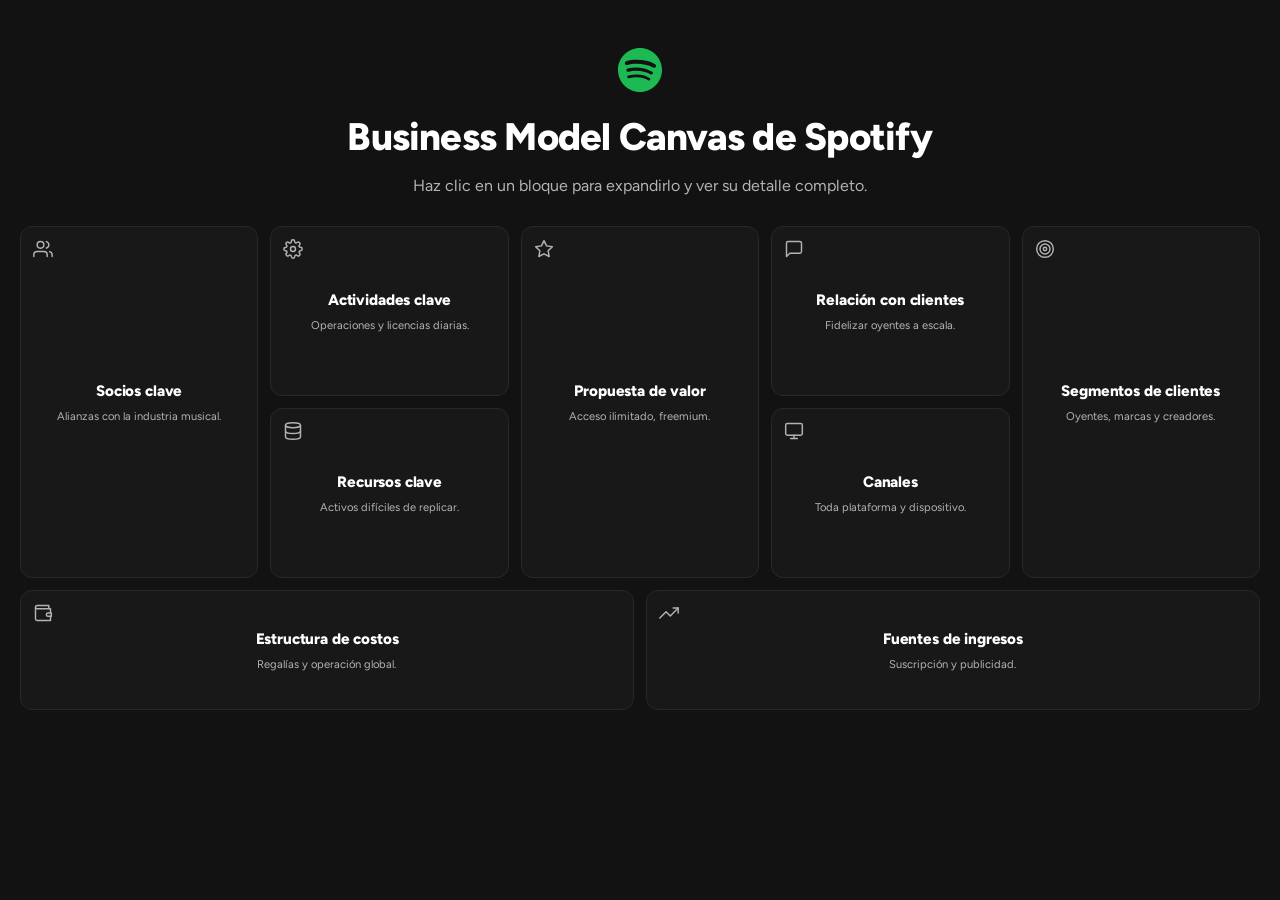
<file: Practica03/index.html>
<!DOCTYPE html>
<html lang="es">
<head>
  <meta charset="UTF-8" />
  <meta name="viewport" content="width=device-width, initial-scale=1.0" />
  <title>Business Model Canvas — Spotify</title>
  <link rel="stylesheet" href="styles.css" />
</head>
<body>
  <header class="page-header">
    <!-- Logo SVG oficial de Spotify (monocromo, sin píldora) -->
    <svg class="spotify-logo" viewBox="0 0 24 24" aria-hidden="true">
      <path d="M12 0C5.4 0 0 5.4 0 12s5.4 12 12 12 12-5.4 12-12S18.66 0 12 0zm5.52 17.34c-.24.359-.66.48-1.02.24-2.82-1.74-6.36-2.101-10.561-1.141-.418.122-.779-.179-.899-.539-.12-.421.18-.78.54-.9 4.56-1.021 8.52-.6 11.64 1.32.42.18.479.659.301 1.02zm1.44-3.3c-.301.42-.841.6-1.263.3-3.239-1.98-8.159-2.58-11.939-1.38-.479.12-1.02-.12-1.14-.6-.12-.48.12-1.021.6-1.141 4.259-1.2 9.659-.539 13.439 1.74.36.18.539.78.241 1.2zm.12-3.36C15.24 8.4 8.82 8.16 5.16 9.301c-.6.18-1.2-.18-1.38-.72-.18-.601.18-1.2.72-1.381 4.26-1.26 11.28-1.02 15.721 1.621.539.3.719 1.02.419 1.56-.299.42-1.02.599-1.559.3z"/>
    </svg>
    <h1>Business Model Canvas de Spotify</h1>
    <p>Haz clic en un bloque para expandirlo y ver su detalle completo.</p>
  </header>

  <!-- La grilla se construye desde BMC_DATA (data.js) -->
  <main class="bmc-grid" id="bmc-grid" aria-label="Business Model Canvas"></main>

  <!-- Overlay que atenúa el canvas mientras una tarjeta está expandida.
       Muestra / oculta su estado desde script.js con la clase .is-visible -->
  <div class="bmc-overlay" id="bmc-overlay" aria-hidden="true"></div>

  <script src="data.js"></script>
  <script src="script.js"></script>
</body>
</html>
</file>
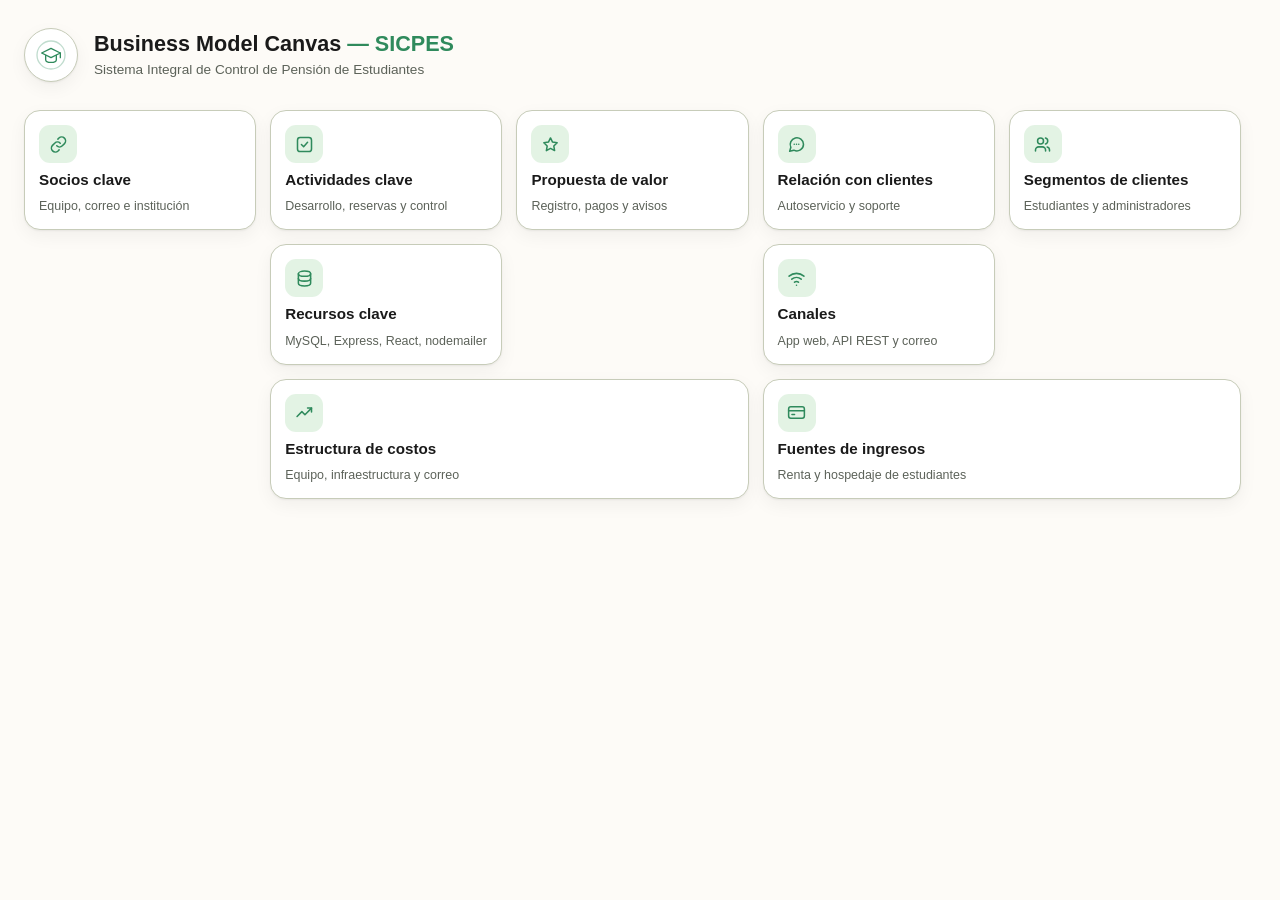
<file: Practica04/business-model-canvas/index.html>
<!DOCTYPE html>
<html lang="es">
<head>
  <meta charset="utf-8">
  <meta name="viewport" content="width=device-width, initial-scale=1">
  <title>Business Model Canvas — SICPES</title>
  <meta name="description" content="Business Model Canvas interactivo de SICPES: Sistema Integral de Control de Pensión de Estudiantes.">
  <link rel="stylesheet" href="styles.css">
</head>
<body>

  <!-- ============ Encabezado e identidad visual ============ -->
  <header class="masthead">
    <span class="masthead__logo" aria-hidden="true">
      <svg viewBox="0 0 48 48" focusable="false">
        <circle cx="24" cy="24" r="21" fill="none" stroke="currentColor" stroke-width="2" opacity="0.3"></circle>
        <path d="M10 21 24 14l14 7-14 7-14-7Z" fill="none" stroke="currentColor" stroke-width="2" stroke-linejoin="round"></path>
        <path d="M16 24.5V31c0 2.2 3.6 4 8 4s8-1.8 8-4v-6.5" fill="none" stroke="currentColor" stroke-width="2" stroke-linecap="round"></path>
        <path d="M38 21v7" fill="none" stroke="currentColor" stroke-width="2" stroke-linecap="round"></path>
      </svg>
    </span>
    <div class="masthead__text">
      <h1 class="masthead__title">Business Model Canvas <span class="masthead__brand">— SICPES</span></h1>
      <p class="masthead__tagline">Sistema Integral de Control de Pensión de Estudiantes</p>
    </div>
  </header>

  <!-- ============ Canvas ============ -->
  <main class="page">
    <h2 class="visually-hidden">Los nueve bloques del modelo de negocio de SICPES</h2>
    <section class="canvas" id="canvas" aria-label="Business Model Canvas de SICPES"></section>
  </main>

  <!-- ============ Capa de atenuación y cierre ============ -->
  <div class="scrim" id="scrim" hidden></div>

  <button class="closer" id="closer" type="button" hidden aria-label="Cerrar bloque expandido">
    <svg viewBox="0 0 24 24" aria-hidden="true" focusable="false" fill="none" stroke="currentColor" stroke-width="2" stroke-linecap="round">
      <path d="M6 6l12 12"></path>
      <path d="M18 6 6 18"></path>
    </svg>
  </button>

  <script src="data.js"></script>
  <script src="script.js"></script>
</body>
</html>
</file>
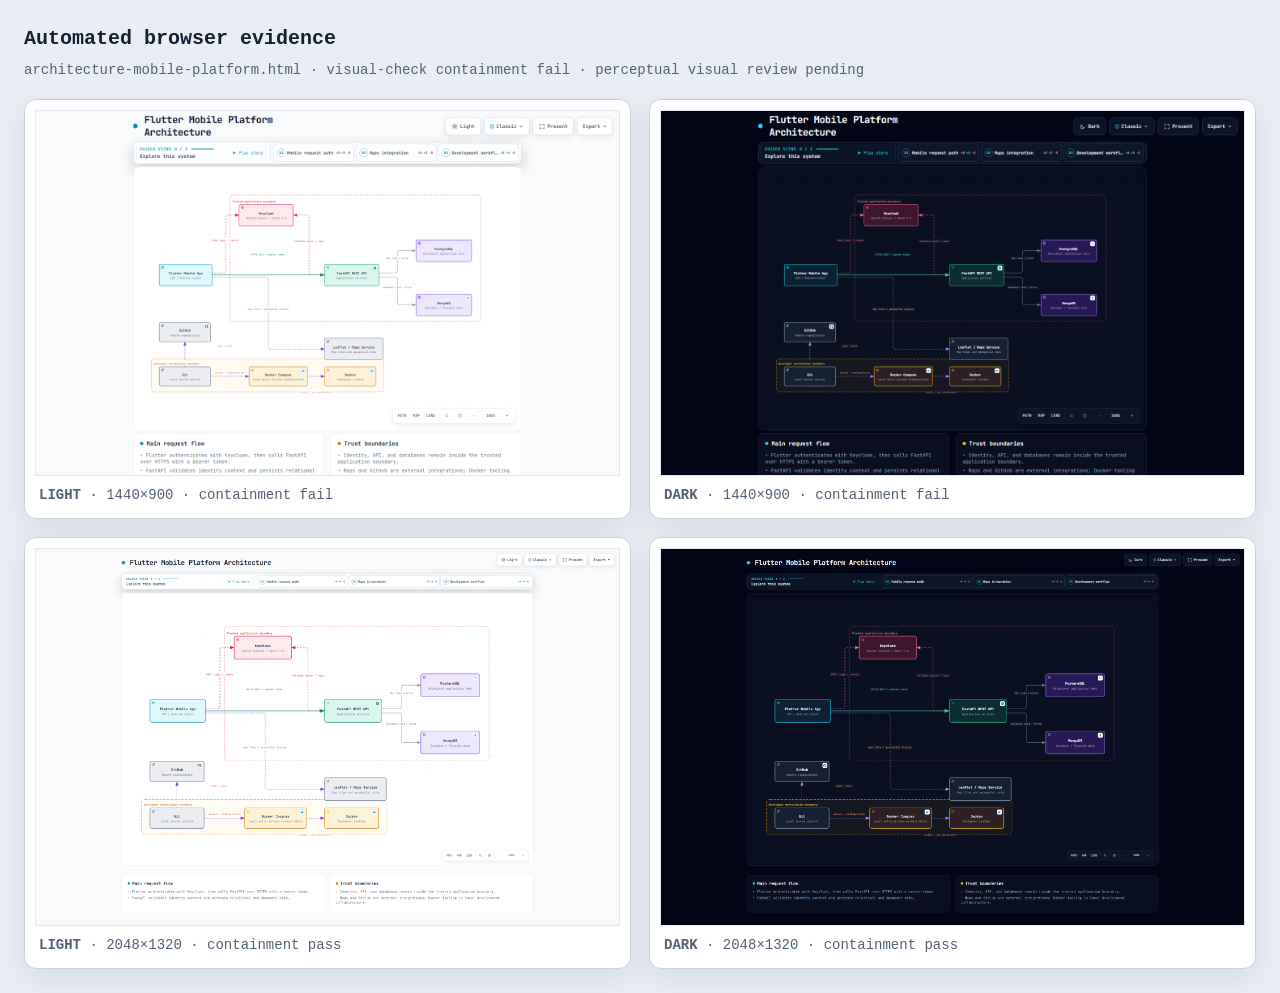
<file: architecture-mobile-platform.visual-check.html>
<!doctype html>
<html lang="en">
<head>
<meta charset="utf-8">
<meta name="viewport" content="width=device-width,initial-scale=1">
<title>Archify automated browser evidence · architecture-mobile-platform.html</title>
<style>
*{box-sizing:border-box}body{margin:0;padding:24px;background:#e9eef5;color:#172033;font:14px/1.5 ui-monospace,SFMono-Regular,Menlo,Consolas,monospace}header{max-width:1500px;margin:0 auto 18px}h1{margin:0 0 6px;font-size:20px}p{margin:0;color:#526176}.grid{max-width:1500px;margin:auto;display:grid;grid-template-columns:repeat(2,minmax(0,1fr));gap:18px}figure{margin:0;padding:10px;background:white;border:1px solid #c9d4e3;border-radius:12px;box-shadow:0 10px 30px rgba(15,23,42,.08)}img{display:block;width:100%;height:auto;border:1px solid #e2e8f0}figcaption{padding:9px 4px 2px;color:#526176}@media(max-width:900px){.grid{grid-template-columns:1fr}}
</style>
</head>
<body>
<header><h1>Automated browser evidence</h1><p>architecture-mobile-platform.html · visual-check containment fail · perceptual visual review pending</p></header>
<main class="grid">
      <figure>
        <img src="architecture-mobile-platform.visual-check.1440x900.light.png" alt="light 1440 by 900">
        <figcaption><strong>LIGHT</strong> · 1440×900 · containment fail</figcaption>
      </figure>
      <figure>
        <img src="architecture-mobile-platform.visual-check.1440x900.dark.png" alt="dark 1440 by 900">
        <figcaption><strong>DARK</strong> · 1440×900 · containment fail</figcaption>
      </figure>
      <figure>
        <img src="architecture-mobile-platform.visual-check.2048x1320.light.png" alt="light 2048 by 1320">
        <figcaption><strong>LIGHT</strong> · 2048×1320 · containment pass</figcaption>
      </figure>
      <figure>
        <img src="architecture-mobile-platform.visual-check.2048x1320.dark.png" alt="dark 2048 by 1320">
        <figcaption><strong>DARK</strong> · 2048×1320 · containment pass</figcaption>
      </figure>
</main>
</body>
</html>
</file>
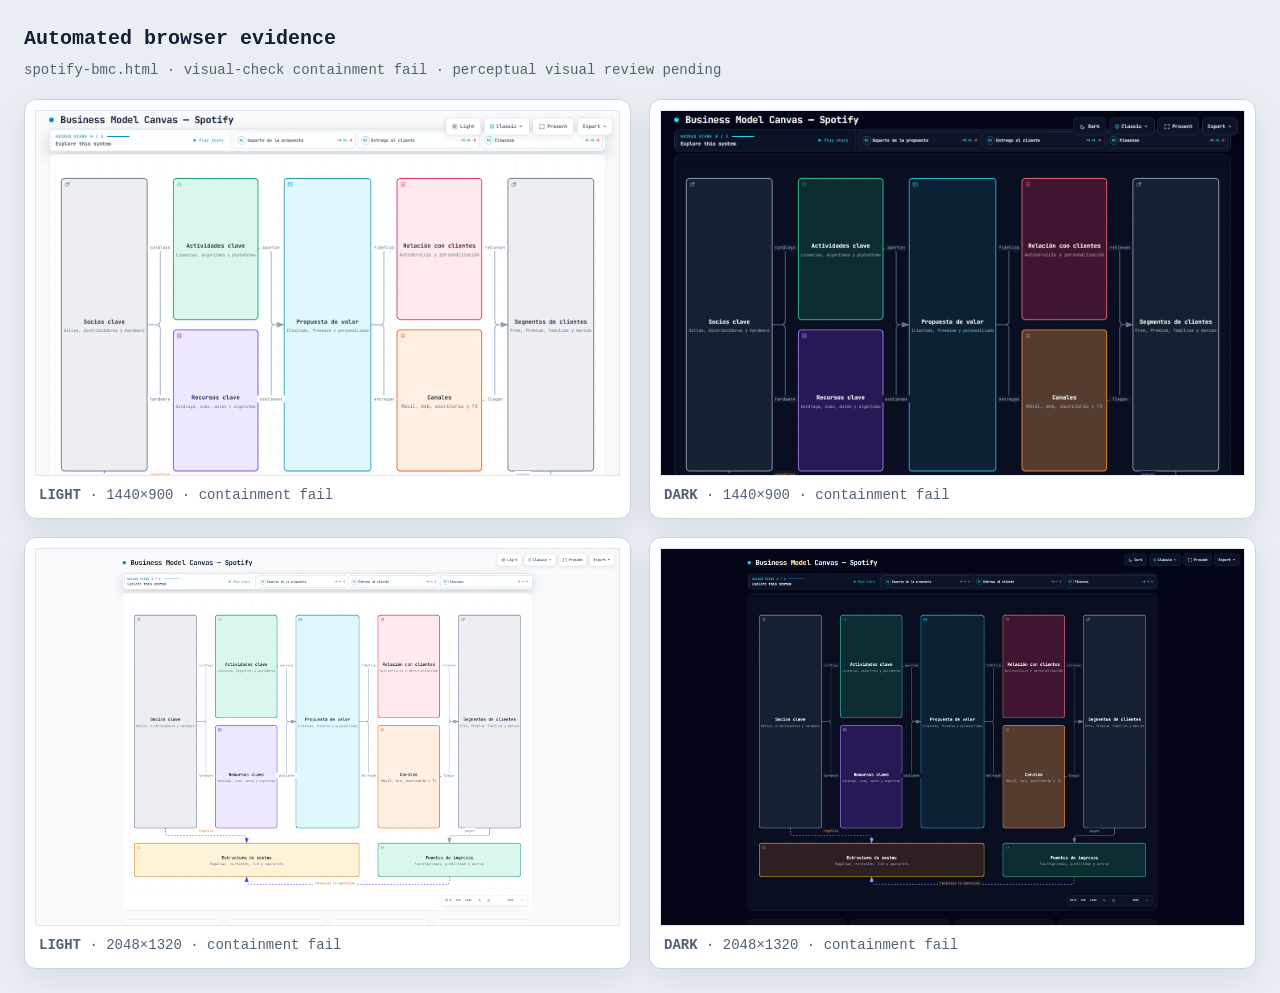
<file: Practica03/spotify-bmc.visual-check.html>
<!doctype html>
<html lang="en">
<head>
<meta charset="utf-8">
<meta name="viewport" content="width=device-width,initial-scale=1">
<title>Archify automated browser evidence · spotify-bmc.html</title>
<style>
*{box-sizing:border-box}body{margin:0;padding:24px;background:#e9eef5;color:#172033;font:14px/1.5 ui-monospace,SFMono-Regular,Menlo,Consolas,monospace}header{max-width:1500px;margin:0 auto 18px}h1{margin:0 0 6px;font-size:20px}p{margin:0;color:#526176}.grid{max-width:1500px;margin:auto;display:grid;grid-template-columns:repeat(2,minmax(0,1fr));gap:18px}figure{margin:0;padding:10px;background:white;border:1px solid #c9d4e3;border-radius:12px;box-shadow:0 10px 30px rgba(15,23,42,.08)}img{display:block;width:100%;height:auto;border:1px solid #e2e8f0}figcaption{padding:9px 4px 2px;color:#526176}@media(max-width:900px){.grid{grid-template-columns:1fr}}
</style>
</head>
<body>
<header><h1>Automated browser evidence</h1><p>spotify-bmc.html · visual-check containment fail · perceptual visual review pending</p></header>
<main class="grid">
      <figure>
        <img src="spotify-bmc.visual-check.1440x900.light.png" alt="light 1440 by 900">
        <figcaption><strong>LIGHT</strong> · 1440×900 · containment fail</figcaption>
      </figure>
      <figure>
        <img src="spotify-bmc.visual-check.1440x900.dark.png" alt="dark 1440 by 900">
        <figcaption><strong>DARK</strong> · 1440×900 · containment fail</figcaption>
      </figure>
      <figure>
        <img src="spotify-bmc.visual-check.2048x1320.light.png" alt="light 2048 by 1320">
        <figcaption><strong>LIGHT</strong> · 2048×1320 · containment fail</figcaption>
      </figure>
      <figure>
        <img src="spotify-bmc.visual-check.2048x1320.dark.png" alt="dark 2048 by 1320">
        <figcaption><strong>DARK</strong> · 2048×1320 · containment fail</figcaption>
      </figure>
</main>
</body>
</html>
</file>
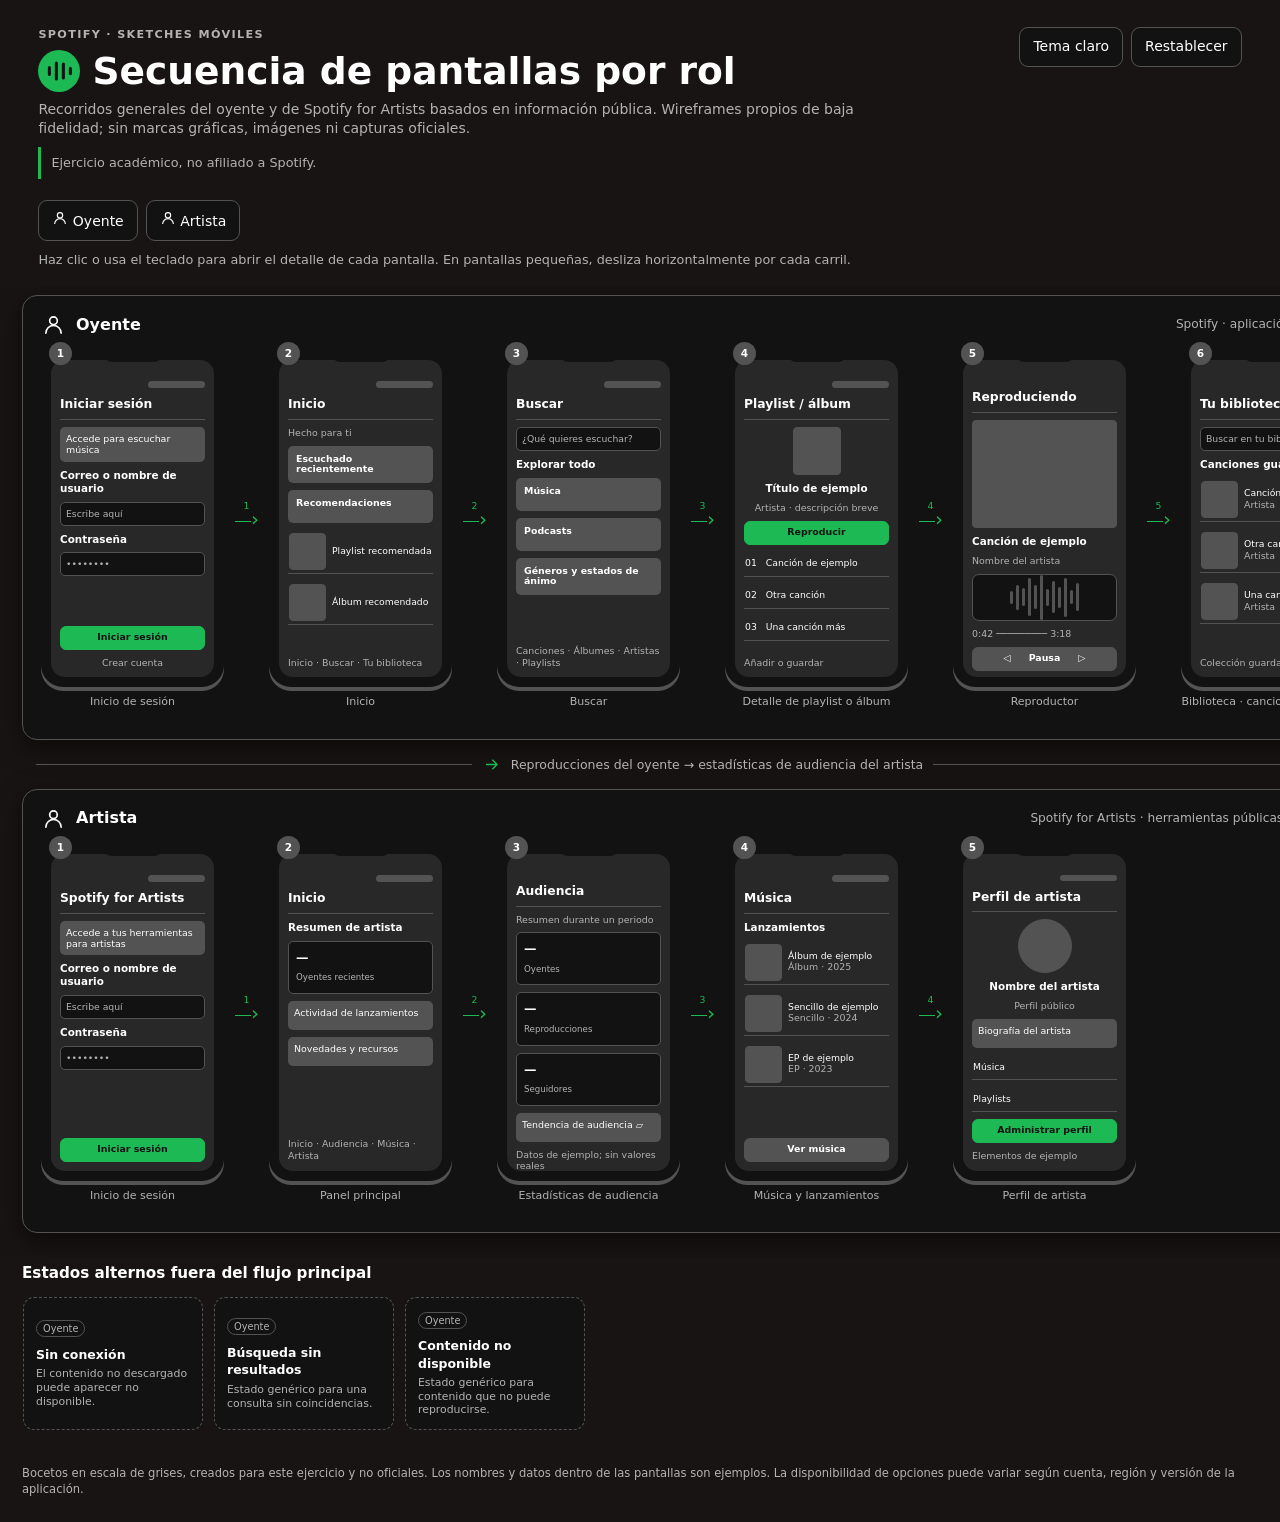
<file: Practica06/spotify-secuencia-pantallas.html>
<!doctype html>
<html lang="es"><head><meta charset="utf-8"><meta name="viewport" content="width=device-width, initial-scale=1"><meta name="description" content="Diagrama académico de secuencia de pantallas con bocetos propios de baja fidelidad para oyente y artista."><link rel="icon" href="data:image/svg+xml,%3Csvg xmlns=%27http://www.w3.org/2000/svg%27 viewBox=%270 0 40 40%27%3E%3Ccircle cx=%2720%27 cy=%2720%27 r=%2720%27 fill=%27%231DB954%27/%3E%3Cpath d=%27M12 24v-8m6 12V12m6 13V15m6 7v-4%27 stroke=%27%23121414%27 stroke-width=%273%27 stroke-linecap=%27round%27/%3E%3C/svg%3E"><title>Secuencia de pantallas · ejercicio académico</title>
<style>
:root{color-scheme:light;--bg:#f2f2f2;--paper:#fff;--ink:#242424;--muted:#666;--line:#b8b8b8;--fill:#e5e5e5;--fill2:#f1f1f1;--shadow:0 8px 26px #0000000c}*{box-sizing:border-box}body{margin:0;background:var(--bg);color:var(--ink);font:14px/1.4 system-ui,-apple-system,"Segoe UI",sans-serif}body.dark{color-scheme:dark;--bg:#171717;--paper:#242424;--ink:#f0f0f0;--muted:#b5b5b5;--line:#5a5a5a;--fill:#3b3b3b;--fill2:#303030;--shadow:0 8px 26px #0006}button{font:inherit;color:inherit;cursor:pointer;user-select:none}button:focus-visible,[tabindex]:focus-visible{outline:3px solid #777;outline-offset:3px}.top{max-width:1600px;margin:auto;padding:27px clamp(16px,3vw,46px) 14px}.head{display:flex;justify-content:space-between;align-items:flex-start;gap:24px}.eyebrow{text-transform:uppercase;letter-spacing:.12em;font-size:.7rem;color:var(--muted);font-weight:750}.head h1{font-size:clamp(1.6rem,3vw,2.35rem);line-height:1.12;margin:7px 0}.head p{max-width:850px;color:var(--muted);margin:8px 0}.tools,.roles{display:flex;flex-wrap:wrap;gap:8px}.tools{justify-content:flex-end}.tool,.rolebtn{border:1px solid var(--line);border-radius:9px;background:var(--paper);padding:9px 13px}.rolebtn[aria-pressed="true"]{border-color:var(--ink);box-shadow:inset 0 0 0 1px var(--ink);font-weight:700}.roles{margin-top:13px}.academic{font-size:.8rem;color:var(--muted);border-left:3px solid var(--line);padding:7px 10px;margin:13px 0 0}.guide{font-size:.8rem;color:var(--muted);margin:10px 0 4px}.canvas{overflow-x:auto;padding:8px 22px 24px;scrollbar-color:var(--line) transparent}.lanes{max-width:1550px;min-width:1250px;margin:auto;display:grid;gap:15px}.lane{background:var(--paper);border:1px solid var(--line);border-radius:15px;padding:16px 18px 17px;box-shadow:var(--shadow);transition:opacity .18s ease}.lane.dim{opacity:.3}.lanehead{display:flex;align-items:center;gap:10px;margin:0 0 13px}.lanehead h2{font-size:1rem;margin:0}.lanehead .hint{margin-left:auto;color:var(--muted);font-size:.76rem}.icon{width:25px;height:25px;display:grid;place-items:center}.icon svg{width:23px;height:23px;stroke:currentColor;fill:none;stroke-width:1.7;stroke-linecap:round;stroke-linejoin:round}.flow{display:flex;align-items:flex-start;gap:11px}.screen-wrap{width:183px;flex:0 0 183px;position:relative}.phone{width:100%;height:337px;border:2px solid var(--ink);border-radius:22px;background:var(--paper);padding:8px;position:relative;display:block;text-align:left;box-shadow:0 4px 0 var(--line);transition:transform .15s ease,box-shadow .15s ease;user-select:none}.phone:hover{transform:translateY(-3px);box-shadow:0 7px 0 var(--line)}.notch{position:absolute;top:0;left:calc(50% - 29px);height:10px;width:58px;background:var(--ink);border-radius:0 0 8px 8px;z-index:2}.screen{height:100%;min-width:0;overflow:hidden;border-radius:14px;background:var(--fill2);padding:21px 9px 9px;display:flex;flex-direction:column;gap:7px}.status{height:7px;width:39%;background:var(--fill);border-radius:5px;align-self:flex-end}.appbar{font-size:.77rem;font-weight:760;line-height:1.2;border-bottom:1px solid var(--line);padding:2px 0 7px;overflow-wrap:anywhere}.tiny{font-size:.59rem;color:var(--muted);line-height:1.25;overflow-wrap:anywhere}.label{font-size:.65rem;font-weight:700;line-height:1.24;overflow-wrap:anywhere}.field{height:24px;min-height:24px;border:1px solid var(--line);border-radius:5px;background:var(--paper);padding:5px;font-size:.58rem;color:var(--muted);overflow:hidden;white-space:nowrap;text-overflow:ellipsis}.block{min-height:29px;background:var(--fill);border-radius:5px;padding:6px;font-size:.59rem;line-height:1.2;overflow:hidden;overflow-wrap:anywhere}.tile{background:var(--fill);border-radius:5px;min-height:33px;padding:8px;font-size:.59rem;font-weight:650;line-height:1.1;overflow-wrap:anywhere}.row{display:flex;align-items:center;gap:6px;min-height:25px;border-bottom:1px solid var(--line);padding:3px 1px;font-size:.58rem;line-height:1.15}.cover{width:37px;height:37px;flex:0 0 37px;background:var(--fill);border:1px solid var(--line);border-radius:4px}.cover.square{height:48px;width:48px;flex-basis:48px}.cover.circle{border-radius:50%;width:38px;height:38px;flex-basis:38px}.buttonmock{min-height:24px;border:1px solid var(--line);border-radius:6px;background:var(--fill);padding:5px;text-align:center;font-size:.59rem;font-weight:700;line-height:1.15;overflow-wrap:anywhere}.spacer{flex:1}.step{position:absolute;z-index:3;left:6px;top:-10px;width:23px;height:23px;border-radius:50%;background:var(--ink);color:var(--paper);display:grid;place-items:center;font-size:.66rem;font-weight:800}.caption{text-align:center;font-size:.69rem;color:var(--muted);line-height:1.2;min-height:2.4em;margin:8px 0 0}.arrow{width:23px;flex:0 0 23px;margin-top:150px;text-align:center;color:var(--muted);font-size:.58rem;position:relative}.arrow:after{content:"";position:absolute;left:0;right:0;top:21px;border-top:1px solid var(--line)}.arrow:before{content:"›";position:absolute;right:-1px;top:9px;font-size:1.25rem;line-height:1;background:var(--paper);z-index:1}.wave{height:54px;display:flex;align-items:center;justify-content:center;gap:3px;border:1px solid var(--line);background:var(--paper);border-radius:7px}.wave i{display:block;width:3px;background:var(--line);border-radius:3px}.metric{padding:7px;background:var(--paper);border:1px solid var(--line);border-radius:5px}.metric b{display:block;font-size:.78rem}.metric span{font-size:.54rem;color:var(--muted)}.cross{display:flex;align-items:center;justify-content:center;gap:10px;text-align:center;color:var(--muted);font-size:.78rem;padding:0 14px}.cross:before,.cross:after{content:"";height:1px;background:var(--line);flex:1}.cross svg{width:19px;height:19px;stroke:currentColor;fill:none;stroke-width:1.7;flex:0 0 auto}.alternates{max-width:1550px;margin:6px auto 24px;padding:0 22px}.alternates h2{font-size:.95rem;margin:0 0 9px}.altrow{display:flex;gap:11px;overflow-x:auto;padding:3px 1px 11px}.alt{width:180px;flex:0 0 180px;min-height:112px;background:var(--paper);border:1px dashed var(--line);border-radius:11px;text-align:left;padding:12px;user-select:none}.alt b{display:block;font-size:.78rem;margin:8px 0 4px}.alt small{display:block;color:var(--muted);font-size:.68rem;line-height:1.25}.tag{font-size:.61rem;color:var(--muted);border:1px solid var(--line);border-radius:9px;padding:2px 6px}.foot{max-width:1550px;padding:0 22px 25px;margin:auto;color:var(--muted);font-size:.72rem}.overlay{position:fixed;inset:0;background:#0007;display:none;align-items:flex-end;justify-content:flex-end;z-index:9}.overlay.open{display:flex}.panel{height:min(100%,700px);width:min(430px,100%);overflow:auto;padding:24px;background:var(--paper);color:var(--ink);border-radius:17px 0 0 17px;box-shadow:var(--shadow)}.paneltop{display:flex;justify-content:space-between;gap:12px;align-items:flex-start}.panel h2{font-size:1.3rem;margin:6px 0 13px}.panel h3{font-size:.84rem;margin:17px 0 4px}.panel p{font-size:.86rem;color:var(--muted)}.close{border:1px solid var(--line);border-radius:8px;background:var(--paper);padding:6px 10px}.sr{position:absolute;width:1px;height:1px;padding:0;margin:-1px;overflow:hidden;clip:rect(0,0,0,0);white-space:nowrap;border:0}@media(max-width:700px){.head{display:block}.tools{justify-content:flex-start;margin-top:13px}.canvas{padding-left:12px;padding-right:12px}.lanes{min-width:1250px}.alternates{padding:0 13px}.panel{height:min(82%,700px);width:100%;border-radius:17px 17px 0 0}}@media(prefers-reduced-motion:reduce){*,*:before,*:after{scroll-behavior:auto!important;transition:none!important;animation:none!important}}
:root{color-scheme:dark;--bg:#191414;--paper:#121212;--ink:#FFFFFF;--muted:#B3B3B3;--line:#535353;--fill:#535353;--fill2:#282828;--accent:#1DB954;--accent-ink:#121414;--accent-text:#1DB954;--frame:#121212;--phone:#121212;--shadow:0 8px 26px #0008}body.light{color-scheme:light;--bg:#F5F5F5;--paper:#FFFFFF;--ink:#191414;--muted:#535353;--line:#B3B3B3;--fill:#DADADA;--fill2:#F1F1F1;--accent:#1DB954;--accent-ink:#121414;--accent-text:#137A38;--frame:#191414;--phone:#FFFFFF;--shadow:0 8px 26px #00000012}.head h1.titleline{display:flex;align-items:center;gap:12px}.brandmark{width:42px;height:42px;flex:0 0 42px}.academic{color:var(--muted);border-left-color:var(--accent)}button:focus-visible,[tabindex]:focus-visible{outline-color:var(--accent-text)}.rolebtn[aria-pressed="true"]{background:var(--accent);color:var(--accent-ink);border-color:var(--accent);box-shadow:0 0 0 2px #1DB95444}.lane{background:var(--paper)}.phone{background:var(--phone);border-color:var(--frame)}.notch{background:var(--frame)}.buttonmock.primary{background:var(--accent);border-color:var(--accent);color:var(--accent-ink)}.step{background:var(--line);color:var(--ink)}.arrow{color:var(--accent-text)}.arrow:after{border-color:var(--accent)}.arrow:before{color:var(--accent-text)}.cross svg{stroke:var(--accent)}.lane.dim{opacity:1;filter:grayscale(1)}.lane.dim .arrow{color:var(--muted)}.lane.dim .arrow:after{border-color:var(--line)}.lane.dim .cross{color:var(--muted)}
.lanehead h2{scroll-margin-top:24px}.lane.arrived{animation:role-arrival 1s ease-out}@keyframes role-arrival{0%{outline:3px solid var(--accent);outline-offset:1px;box-shadow:0 0 0 7px #1DB95433,var(--shadow)}100%{outline:1px solid transparent;outline-offset:5px;box-shadow:var(--shadow)}}@media(prefers-reduced-motion:reduce){.lane.arrived{animation:none!important}}
</style></head><body>
<header class="top"><div class="head"><div><div class="eyebrow">Spotify · sketches móviles</div><h1 class="titleline"><svg class="brandmark" role="img" aria-label="Símbolo original de sonido" viewBox="0 0 48 48"><circle cx="24" cy="24" r="24" fill="#1DB954"/><path d="M13 28v-8m8 13V15m8 17V16m8 11v-6" stroke="#121414" stroke-width="3.5" stroke-linecap="round"/></svg><span>Secuencia de pantallas por rol</span></h1><p>Recorridos generales del oyente y de Spotify for Artists basados en información pública. Wireframes propios de baja fidelidad; sin marcas gráficas, imágenes ni capturas oficiales.</p><p class="academic">Ejercicio acad&#233;mico, no afiliado a Spotify.</p></div><div class="tools"><button type="button" class="tool" id="theme" aria-pressed="true">Tema claro</button><button type="button" class="tool" id="reset">Restablecer</button></div></div><div class="roles" aria-label="Seleccionar recorrido"><button type="button" class="rolebtn" data-role="listener" aria-pressed="false"><svg aria-hidden="true" width="16" height="16" viewBox="0 0 24 24" fill="none" stroke="currentColor" stroke-width="1.7"><circle cx="12" cy="8" r="4"/><path d="M4 21a8 8 0 0 1 16 0"/></svg> Oyente</button><button type="button" class="rolebtn" data-role="artist" aria-pressed="false"><svg aria-hidden="true" width="16" height="16" viewBox="0 0 24 24" fill="none" stroke="currentColor" stroke-width="1.7"><circle cx="12" cy="8" r="4"/><path d="M4 21a8 8 0 0 1 16 0M8 8h.01M16 8h.01"/></svg> Artista</button></div><div class="guide">Haz clic o usa el teclado para abrir el detalle de cada pantalla. En pantallas pequeñas, desliza horizontalmente por cada carril.</div></header><div id="role-live" class="sr" aria-live="polite" aria-atomic="true"></div>
<main class="canvas"><div class="lanes">
<section class="lane" data-lane="listener" aria-labelledby="listener-heading"><div class="lanehead"><span class="icon" role="img" aria-label="Oyente"><svg viewBox="0 0 24 24"><circle cx="12" cy="8" r="4"/><path d="M4 21a8 8 0 0 1 16 0"/></svg></span><h2 id="listener-heading" tabindex="-1">Oyente</h2><span class="hint">Spotify · aplicación de escucha</span></div><div class="flow">
<div class="screen-wrap"><button class="phone" data-screen="l-login" aria-label="Pantalla 1: inicio de sesión del oyente"><span class="step">1</span><span class="notch"></span><span class="screen"><span class="status"></span><span class="appbar">Iniciar sesión</span><span class="block">Accede para escuchar música</span><span class="label">Correo o nombre de usuario</span><span class="field">Escribe aquí</span><span class="label">Contraseña</span><span class="field">••••••••</span><span class="spacer"></span><span class="buttonmock primary">Iniciar sesión</span><span class="tiny" style="text-align:center">Crear cuenta</span></span></button><p class="caption">Inicio de sesión</p></div><div class="arrow" aria-hidden="true">1</div>
<div class="screen-wrap"><button class="phone" data-screen="l-home" aria-label="Pantalla 2: inicio del oyente"><span class="step">2</span><span class="notch"></span><span class="screen"><span class="status"></span><span class="appbar">Inicio</span><span class="tiny">Hecho para ti</span><span class="tile">Escuchado recientemente</span><span class="tile">Recomendaciones</span><span class="row"><span class="cover"></span>Playlist recomendada</span><span class="row"><span class="cover"></span>Álbum recomendado</span><span class="spacer"></span><span class="tiny">Inicio · Buscar · Tu biblioteca</span></span></button><p class="caption">Inicio</p></div><div class="arrow" aria-hidden="true">2</div>
<div class="screen-wrap"><button class="phone" data-screen="l-search" aria-label="Pantalla 3: buscar música"><span class="step">3</span><span class="notch"></span><span class="screen"><span class="status"></span><span class="appbar">Buscar</span><span class="field">¿Qué quieres escuchar?</span><span class="label">Explorar todo</span><span class="tile">Música</span><span class="tile">Podcasts</span><span class="tile">Géneros y estados de ánimo</span><span class="spacer"></span><span class="tiny">Canciones · Álbumes · Artistas · Playlists</span></span></button><p class="caption">Buscar</p></div><div class="arrow" aria-hidden="true">3</div>
<div class="screen-wrap"><button class="phone" data-screen="l-detail" aria-label="Pantalla 4: detalle de playlist o álbum"><span class="step">4</span><span class="notch"></span><span class="screen"><span class="status"></span><span class="appbar">Playlist / álbum</span><span class="cover square" style="align-self:center"></span><span class="label" style="text-align:center">Título de ejemplo</span><span class="tiny" style="text-align:center">Artista · descripción breve</span><span class="buttonmock primary">Reproducir</span><span class="row">01　Canción de ejemplo</span><span class="row">02　Otra canción</span><span class="row">03　Una canción más</span><span class="spacer"></span><span class="tiny">Añadir o guardar</span></span></button><p class="caption">Detalle de playlist o álbum</p></div><div class="arrow" aria-hidden="true">4</div>
<div class="screen-wrap"><button class="phone" data-screen="l-player" aria-label="Pantalla 5: reproductor"><span class="step">5</span><span class="notch"></span><span class="screen"><span class="status"></span><span class="appbar">Reproduciendo</span><span class="cover square" style="width:100%;height:108px;flex-basis:108px"></span><span class="label">Canción de ejemplo</span><span class="tiny">Nombre del artista</span><span class="wave" aria-hidden="true"><i style="height:13px"></i><i style="height:25px"></i><i style="height:18px"></i><i style="height:38px"></i><i style="height:24px"></i><i style="height:45px"></i><i style="height:17px"></i><i style="height:32px"></i><i style="height:21px"></i><i style="height:39px"></i><i style="height:14px"></i><i style="height:28px"></i></span><span class="tiny">0:42 ───────── 3:18</span><span class="buttonmock">◁　　Pausa　　▷</span><span class="tiny" style="text-align:center">Guardar canción</span></span></button><p class="caption">Reproductor</p></div><div class="arrow" aria-hidden="true">5</div>
<div class="screen-wrap"><button class="phone" data-screen="l-library" aria-label="Pantalla 6: biblioteca y canciones guardadas"><span class="step">6</span><span class="notch"></span><span class="screen"><span class="status"></span><span class="appbar">Tu biblioteca</span><span class="field">Buscar en tu biblioteca</span><span class="label">Canciones guardadas</span><span class="row"><span class="cover"></span><span>Canción guardada<br><span class="tiny">Artista</span></span></span><span class="row"><span class="cover"></span><span>Otra canción<br><span class="tiny">Artista</span></span></span><span class="row"><span class="cover"></span><span>Una canción más<br><span class="tiny">Artista</span></span></span><span class="spacer"></span><span class="tiny">Colección guardada</span></span></button><p class="caption">Biblioteca · canciones guardadas</p></div></div></section>
<div class="cross" aria-label="Las reproducciones contribuyen a las estadísticas de audiencia del artista"><svg aria-hidden="true" viewBox="0 0 24 24"><path d="M5 12h13M13 6l6 6-6 6"/></svg><span>Reproducciones del oyente → estadísticas de audiencia del artista</span></div>
<section class="lane" data-lane="artist" aria-labelledby="artist-heading"><div class="lanehead"><span class="icon" role="img" aria-label="Artista"><svg viewBox="0 0 24 24"><circle cx="12" cy="8" r="4"/><path d="M4 21a8 8 0 0 1 16 0M8 8h.01M16 8h.01"/></svg></span><h2 id="artist-heading" tabindex="-1">Artista</h2><span class="hint">Spotify for Artists · herramientas públicas para artistas</span></div><div class="flow">
<div class="screen-wrap"><button class="phone" data-screen="a-login" aria-label="Pantalla 1: inicio de sesión de artista"><span class="step">1</span><span class="notch"></span><span class="screen"><span class="status"></span><span class="appbar">Spotify for Artists</span><span class="block">Accede a tus herramientas para artistas</span><span class="label">Correo o nombre de usuario</span><span class="field">Escribe aquí</span><span class="label">Contraseña</span><span class="field">••••••••</span><span class="spacer"></span><span class="buttonmock primary">Iniciar sesión</span></span></button><p class="caption">Inicio de sesión</p></div><div class="arrow" aria-hidden="true">1</div>
<div class="screen-wrap"><button class="phone" data-screen="a-home" aria-label="Pantalla 2: panel principal del artista"><span class="step">2</span><span class="notch"></span><span class="screen"><span class="status"></span><span class="appbar">Inicio</span><span class="label">Resumen de artista</span><span class="metric"><b>—</b><span>Oyentes recientes</span></span><span class="block">Actividad de lanzamientos</span><span class="block">Novedades y recursos</span><span class="spacer"></span><span class="tiny">Inicio · Audiencia · Música · Artista</span></span></button><p class="caption">Panel principal</p></div><div class="arrow" aria-hidden="true">2</div>
<div class="screen-wrap"><button class="phone" data-screen="a-audience" aria-label="Pantalla 3: estadísticas de audiencia"><span class="step">3</span><span class="notch"></span><span class="screen"><span class="status"></span><span class="appbar">Audiencia</span><span class="tiny">Resumen durante un periodo</span><span class="metric"><b>—</b><span>Oyentes</span></span><span class="metric"><b>—</b><span>Reproducciones</span></span><span class="metric"><b>—</b><span>Seguidores</span></span><span class="block">Tendencia de audiencia ▱</span><span class="tiny">Datos de ejemplo; sin valores reales</span></span></button><p class="caption">Estadísticas de audiencia</p></div><div class="arrow" aria-hidden="true">3</div>
<div class="screen-wrap"><button class="phone" data-screen="a-music" aria-label="Pantalla 4: música y lanzamientos"><span class="step">4</span><span class="notch"></span><span class="screen"><span class="status"></span><span class="appbar">Música</span><span class="label">Lanzamientos</span><span class="row"><span class="cover"></span><span>Álbum de ejemplo<br><span class="tiny">Álbum · 2025</span></span></span><span class="row"><span class="cover"></span><span>Sencillo de ejemplo<br><span class="tiny">Sencillo · 2024</span></span></span><span class="row"><span class="cover"></span><span>EP de ejemplo<br><span class="tiny">EP · 2023</span></span></span><span class="spacer"></span><span class="buttonmock">Ver música</span></span></button><p class="caption">Música y lanzamientos</p></div><div class="arrow" aria-hidden="true">4</div>
<div class="screen-wrap"><button class="phone" data-screen="a-profile" aria-label="Pantalla 5: perfil del artista"><span class="step">5</span><span class="notch"></span><span class="screen"><span class="status"></span><span class="appbar">Perfil de artista</span><span class="cover circle" style="align-self:center;width:54px;height:54px;flex-basis:54px"></span><span class="label" style="text-align:center">Nombre del artista</span><span class="tiny" style="text-align:center">Perfil público</span><span class="block">Biografía del artista</span><span class="row">Música</span><span class="row">Playlists</span><span class="buttonmock primary">Administrar perfil</span><span class="tiny">Elementos de ejemplo</span></span></button><p class="caption">Perfil de artista</p></div></div></section>
</div></main>
<section class="alternates"><h2>Estados alternos fuera del flujo principal</h2><div class="altrow"><button type="button" class="alt" data-screen="x-offline"><span class="tag">Oyente</span><b>Sin conexión</b><small>El contenido no descargado puede aparecer no disponible.</small></button><button type="button" class="alt" data-screen="x-no-results"><span class="tag">Oyente</span><b>Búsqueda sin resultados</b><small>Estado genérico para una consulta sin coincidencias.</small></button><button type="button" class="alt" data-screen="x-unavailable"><span class="tag">Oyente</span><b>Contenido no disponible</b><small>Estado genérico para contenido que no puede reproducirse.</small></button></div></section>
<footer class="foot">Bocetos en escala de grises, creados para este ejercicio y no oficiales. Los nombres y datos dentro de las pantallas son ejemplos. La disponibilidad de opciones puede variar según cuenta, región y versión de la aplicación.</footer>
<div class="overlay" id="overlay" role="dialog" aria-modal="true" aria-labelledby="panel-title"><aside class="panel"><div class="paneltop"><div><div class="eyebrow" id="panel-role">Detalle de pantalla</div><h2 id="panel-title"></h2></div><button type="button" class="close" id="close" aria-label="Cerrar panel">Cerrar</button></div><div id="panel-body"></div></aside></div>
<script>
const details={
'l-login':['Oyente','Inicio de sesión','Acceder a la aplicación de escucha.','Campos de correo o nombre de usuario y contraseña; acción de inicio de sesión.','Inicia sesión → Inicio.'],
'l-home':['Oyente','Inicio','Explorar música y recomendaciones desde la pantalla de inicio.','Bloques de escuchado recientemente y recomendaciones.','Toca Buscar → Buscar.'],
'l-search':['Oyente','Buscar','Encontrar canciones, álbumes, artistas o playlists.','Campo de búsqueda y categorías de contenido.','Selecciona un resultado → Detalle de playlist o álbum.'],
'l-detail':['Oyente','Detalle de playlist o álbum','Ver información y canciones de una playlist o álbum.','Título, creador, lista de canciones y acción de reproducción.','Toca una canción → Reproductor.'],
'l-player':['Oyente','Reproductor','Controlar la reproducción de la canción seleccionada.','Título y artista, progreso y controles básicos de reproducción.','Guarda la canción y abre Tu biblioteca → Canciones guardadas.'],
'l-library':['Oyente','Biblioteca · canciones guardadas','Encontrar canciones guardadas en la biblioteca.','Lista de canciones guardadas y búsqueda de biblioteca.','Selecciona una canción para volver al reproductor.'],
'a-login':['Artista','Inicio de sesión','Acceder a las herramientas de Spotify for Artists.','Campos de acceso y acción de inicio de sesión.','Inicia sesión → Panel principal.'],
'a-home':['Artista','Panel principal','Consultar un resumen y entrar a las secciones para artistas.','Resumen ilustrativo y accesos a Inicio, Audiencia, Música y Artista.','Toca Audiencia → Estadísticas de audiencia.'],
'a-audience':['Artista','Estadísticas de audiencia','Consultar métricas generales de oyentes y reproducciones.','Indicadores sin datos reales y representación de tendencia.','Toca Música → Música y lanzamientos.'],
'a-music':['Artista','Música y lanzamientos','Consultar catálogo y desempeño de lanzamientos.','Lista de álbum, sencillo y EP de ejemplo.','Selecciona Artista → Perfil de artista.'],
'a-profile':['Artista','Perfil de artista','Revisar el perfil público y opciones generales de gestión.','Nombre, biografía y secciones de música y playlists; acceso de administración ilustrativo.','El recorrido termina en el perfil.'],
'x-offline':['Oyente','Sin conexión','Representar el estado de la aplicación sin conectividad.','Mensaje de estado; elementos no descargados se muestran como no disponibles.','La disponibilidad de reproducción depende de contenido descargado.'],
'x-no-results':['Oyente','Búsqueda sin resultados','Informar que la búsqueda no produjo coincidencias.','Consulta de ejemplo y mensaje sin resultados.','Edita la búsqueda para intentarlo de nuevo.'],
'x-unavailable':['Oyente','Contenido no disponible','Representar contenido que no se puede reproducir o consultar.','Mensaje de contenido no disponible.','Regresa a búsqueda o biblioteca.']};
const overlay=document.getElementById('overlay'),title=document.getElementById('panel-title'),body=document.getElementById('panel-body'),role=document.getElementById('panel-role');let prior=null;function openPanel(id,el){const d=details[id];if(!d)return;prior=el;role.textContent=d[0];title.textContent=d[1];body.replaceChildren();for(const [heading,text] of [['Propósito',d[2]],['Elementos de la interfaz',d[3]],['Acción siguiente',d[4]]]){const h=document.createElement('h3');h.textContent=heading;const p=document.createElement('p');p.textContent=text;body.append(h,p)}overlay.classList.add('open');document.getElementById('close').focus()}function closePanel(){overlay.classList.remove('open');if(prior)prior.focus()}document.querySelectorAll('[data-screen]').forEach(el=>el.addEventListener('click',()=>openPanel(el.dataset.screen,el)));document.querySelectorAll('.rolebtn').forEach(b=>b.addEventListener('click',()=>{const selected=b.dataset.role;document.querySelectorAll('.rolebtn').forEach(x=>x.setAttribute('aria-pressed',String(x===b)));document.querySelectorAll('.lane').forEach(l=>l.classList.toggle('dim',l.dataset.lane!==selected));const lane=document.querySelector('.lane[data-lane='+String.fromCharCode(39)+selected+String.fromCharCode(39)+']');const heading=lane.querySelector('.lanehead h2');const canvas=document.querySelector('.canvas');const reduce=window.matchMedia('(prefers-reduced-motion: reduce)').matches;const margin=24;const rect=lane.getBoundingClientRect();const fullyVisible=rect.top>=margin&&rect.bottom<=window.innerHeight;canvas.scrollTo({left:0,behavior:reduce?'auto':'smooth'});if(!fullyVisible)window.scrollTo({top:Math.max(0,window.scrollY+rect.top-margin),behavior:reduce?'auto':'smooth'});heading.setAttribute('tabindex','-1');heading.focus({preventScroll:true});document.getElementById('role-live').textContent='Mostrando el recorrido del '+(selected==='artist'?'artista':'oyente')+'.';if(!reduce){lane.classList.remove('arrived');void lane.offsetWidth;lane.classList.add('arrived');lane.addEventListener('animationend',()=>lane.classList.remove('arrived'),{once:true})}}));document.getElementById('theme').addEventListener('click',e=>{const light=document.body.classList.toggle('light');e.currentTarget.setAttribute('aria-pressed',String(!light));e.currentTarget.textContent=light?'Tema oscuro':'Tema claro'});document.getElementById('reset').addEventListener('click',()=>{document.querySelectorAll('.rolebtn').forEach(b=>b.setAttribute('aria-pressed','false'));document.querySelectorAll('.lane').forEach(l=>l.classList.remove('dim'));document.body.classList.remove('light');const t=document.getElementById('theme');t.setAttribute('aria-pressed','true');t.textContent='Tema claro';closePanel()});document.getElementById('close').addEventListener('click',closePanel);overlay.addEventListener('click',e=>{if(e.target===overlay)closePanel()});document.addEventListener('keydown',e=>{if(e.key==='Escape'&&overlay.classList.contains('open'))closePanel()});
</script></body></html>
</file>
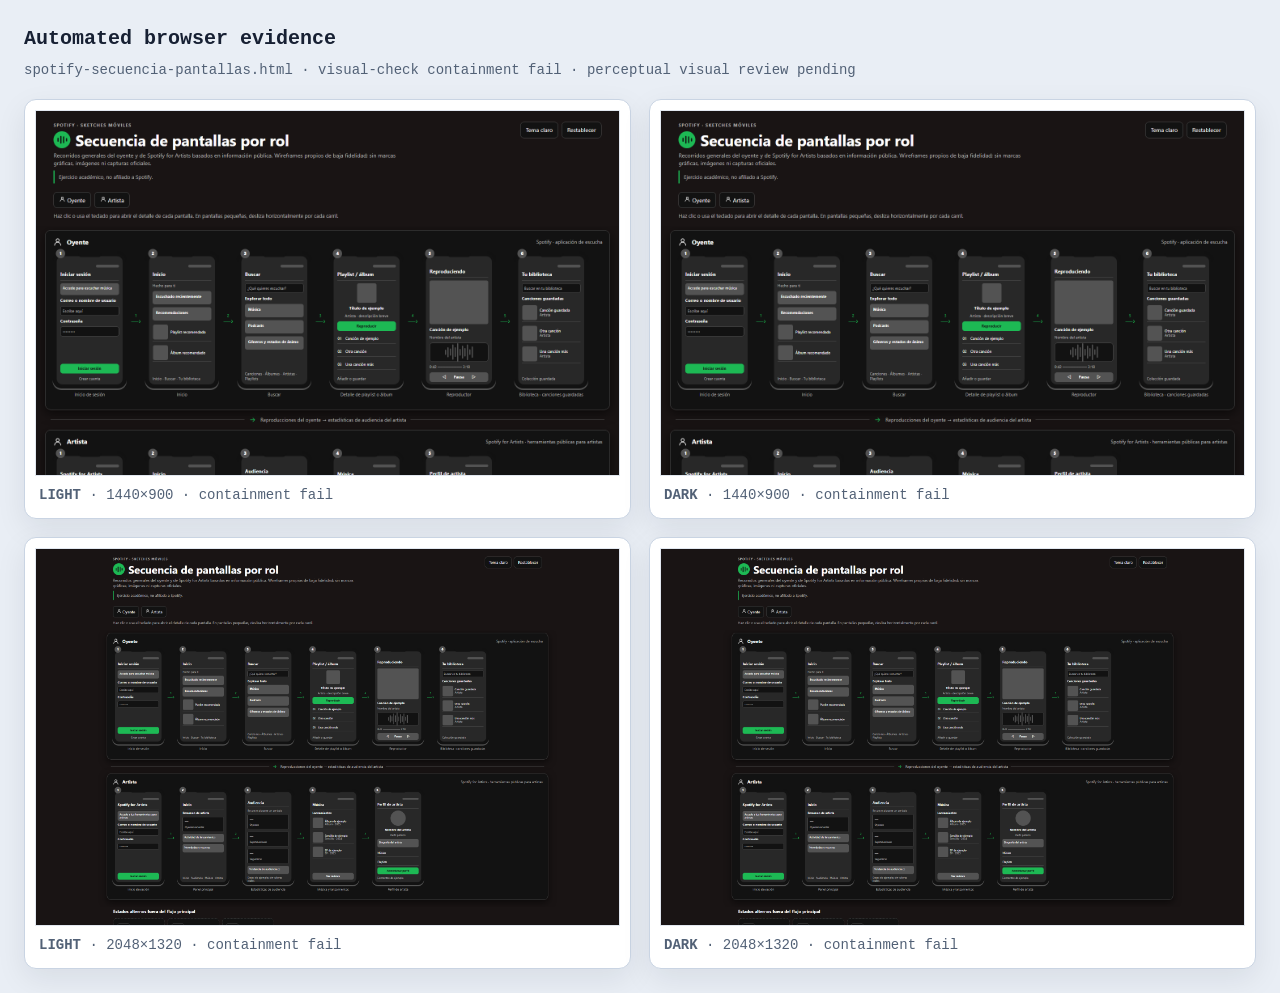
<file: Practica06/spotify-secuencia-pantallas.visual-check.html>
<!doctype html>
<html lang="en">
<head>
<meta charset="utf-8">
<meta name="viewport" content="width=device-width,initial-scale=1">
<title>Archify automated browser evidence · spotify-secuencia-pantallas.html</title>
<style>
*{box-sizing:border-box}body{margin:0;padding:24px;background:#e9eef5;color:#172033;font:14px/1.5 ui-monospace,SFMono-Regular,Menlo,Consolas,monospace}header{max-width:1500px;margin:0 auto 18px}h1{margin:0 0 6px;font-size:20px}p{margin:0;color:#526176}.grid{max-width:1500px;margin:auto;display:grid;grid-template-columns:repeat(2,minmax(0,1fr));gap:18px}figure{margin:0;padding:10px;background:white;border:1px solid #c9d4e3;border-radius:12px;box-shadow:0 10px 30px rgba(15,23,42,.08)}img{display:block;width:100%;height:auto;border:1px solid #e2e8f0}figcaption{padding:9px 4px 2px;color:#526176}@media(max-width:900px){.grid{grid-template-columns:1fr}}
</style>
</head>
<body>
<header><h1>Automated browser evidence</h1><p>spotify-secuencia-pantallas.html · visual-check containment fail · perceptual visual review pending</p></header>
<main class="grid">
      <figure>
        <img src="spotify-secuencia-pantallas.visual-check.1440x900.light.png" alt="light 1440 by 900">
        <figcaption><strong>LIGHT</strong> · 1440×900 · containment fail</figcaption>
      </figure>
      <figure>
        <img src="spotify-secuencia-pantallas.visual-check.1440x900.dark.png" alt="dark 1440 by 900">
        <figcaption><strong>DARK</strong> · 1440×900 · containment fail</figcaption>
      </figure>
      <figure>
        <img src="spotify-secuencia-pantallas.visual-check.2048x1320.light.png" alt="light 2048 by 1320">
        <figcaption><strong>LIGHT</strong> · 2048×1320 · containment fail</figcaption>
      </figure>
      <figure>
        <img src="spotify-secuencia-pantallas.visual-check.2048x1320.dark.png" alt="dark 2048 by 1320">
        <figcaption><strong>DARK</strong> · 2048×1320 · containment fail</figcaption>
      </figure>
</main>
</body>
</html>
</file>
<file: Practica03/styles.css>
/* ============================================================
   1. Variables — paleta oficial de Spotify y tipografía
   ============================================================ */
@import url("https://fonts.googleapis.com/css2?family=Figtree:wght@400;600;700;800&display=swap");

:root {
  --green: #1db954;          /* acento principal */
  --green-bright: #1ed760;   /* hover y elementos activos */
  --black: #191414;
  --bg: #121212;             /* fondo de la página */
  --surface: #181818;        /* tarjetas */
  --surface-hover: #282828;
  --text: #ffffff;
  --text-muted: #b3b3b3;
  --radius: 12px;
  --transition: 200ms;
  --expand-duration: 400ms;  /* duración de la expansión / contracción */
  --expand-ease: ease-in-out;
  --overlay: rgba(0, 0, 0, 0.6);
}

/* ============================================================
   2. Base
   ============================================================ */
* {
  box-sizing: border-box;
}

body {
  margin: 0;
  font-family: "Figtree", ui-sans-serif, system-ui, -apple-system, "Segoe UI",
    sans-serif;
  color: var(--text);
  background: var(--bg);
  line-height: 1.5;
}

/* Bloquea el scroll del fondo mientras una tarjeta está expandida */
body.no-scroll {
  overflow: hidden;
}

/* ============================================================
   3. Encabezado
   ============================================================ */
.page-header {
  max-width: 1280px;
  margin: 0 auto;
  padding: 3rem 1.25rem 1.75rem;
  text-align: center;
}

.spotify-logo {
  width: 44px;
  height: 44px;
  margin-bottom: 0.6rem;
}

.spotify-logo path {
  fill: var(--green);
}

.page-header h1 {
  margin: 0 0 0.5rem;
  font-size: clamp(1.75rem, 3vw, 2.5rem);
  font-weight: 800;
  letter-spacing: -0.02em;
}

.page-header p {
  margin: 0;
  color: var(--text-muted);
}

/* ============================================================
   4. Layout — grid clásico del canvas (escritorio: 10 col × 3 filas)
   Nota: los selectores usan [data-block] para que la tarjeta
   expandida y su espacio reservado (.card-ghost) compartan la
   misma celda sin descuadrar a las demás.
   ============================================================ */
.bmc-grid {
  display: grid;
  grid-template-columns: repeat(10, minmax(0, 1fr));
  grid-template-areas:
    "part part actv actv val val rel rel seg seg"
    "part part res  res  val val chan chan seg seg"
    "cost cost cost cost cost rev  rev  rev  rev  rev";
  grid-template-rows: 170px 170px 120px;
  gap: 12px;
  max-width: 1280px;
  margin: 0 auto;
  padding: 0 1.25rem 3.5rem;
}

/* Ubicación de cada bloque en el layout clásico */
[data-block="key-partners"] { grid-area: part; }
[data-block="key-activities"] { grid-area: actv; }
[data-block="key-resources"] { grid-area: res; }
[data-block="value-props"] { grid-area: val; }
[data-block="customer-relations"] { grid-area: rel; }
[data-block="channels"] { grid-area: chan; }
[data-block="customer-segments"] { grid-area: seg; }
[data-block="cost-structure"] { grid-area: cost; }
[data-block="revenue-streams"] { grid-area: rev; }

/* ============================================================
   5. Tarjetas (bloques del canvas)
   ============================================================ */
.card {
  position: relative;
  display: flex;
  flex-direction: column;
  align-items: center;
  justify-content: center;
  gap: 0.35rem;
  min-width: 0;
  padding: 1rem 0.75rem;
  text-align: center;
  background: var(--surface);
  border: 1px solid var(--surface-hover);
  border-radius: var(--radius);
  color: var(--text);
  font: inherit;
  cursor: pointer;
  transition: background var(--transition) ease, border-color var(--transition) ease;
}

.card:hover {
  background: var(--surface-hover);
  border-color: var(--green);
}

/* Bloque abierto: resaltado con borde verde */
.card.is-active {
  background: var(--surface-hover);
  border-color: var(--green);
}

/* Ícono monocromático arriba a la izquierda */
.card-icon {
  position: absolute;
  top: 0.75rem;
  left: 0.75rem;
  display: grid;
  place-items: center;
  color: var(--text-muted);
  transition: color var(--transition) ease;
}

.card-icon svg {
  display: block;
  width: 1.25rem;
  height: 1.25rem;
  fill: none;
  stroke: currentColor;
  stroke-width: 1.75;
  stroke-linecap: round;
  stroke-linejoin: round;
}

.card.is-active .card-icon {
  color: var(--green);
}

/* Título centrado en negrita */
.card-title {
  font-size: 0.95rem;
  font-weight: 800;
  letter-spacing: -0.01em;
  transition: color var(--transition) ease;
}

.card.is-active .card-title {
  color: var(--green);
}

/* Resumen corto: una sola línea, sin recortar con "…" */
.card-summary {
  font-size: 0.7rem;
  color: var(--text-muted);
  white-space: nowrap;
}

/* ============================================================
   6. Overlay de fondo (atenúa el canvas tras la tarjeta abierta)
   ============================================================ */
.bmc-overlay {
  position: fixed;
  inset: 0;
  z-index: 40;
  background: var(--overlay);
  opacity: 0;
  visibility: hidden;
  transition: opacity 200ms ease, visibility 0s linear 200ms;
}

.bmc-overlay.is-visible {
  opacity: 1;
  visibility: visible;
  transition: opacity 200ms ease, visibility 0s;
}

/* ============================================================
   7. Tarjeta expandida (reemplaza al modal)
   Elementos solo visibles en la vista expandida.
   ============================================================ */
.card-subtitle,
.card-metric,
.card-label,
.card-points,
.card-ghost {
  display: none;
}

/* Espacio reservado: mantiene la celda original del bloque en el
   grid mientras la tarjeta se vuelve position: fixed. */
.card-ghost {
  min-width: 0;
  pointer-events: none;
  background: var(--surface);
  border: 1px solid var(--surface-hover);
  border-radius: var(--radius);
}

.card.is-expanded + .card-ghost {
  display: block;
}

/* Contenedor expandido: casi toda la pantalla, con margen y 100dvh */
.card.is-expanded {
  position: fixed;
  z-index: 50;
  top: 24px;
  left: 24px;
  right: 24px;
  width: auto;
  height: calc(100vh - 48px);
  height: calc(100dvh - 48px);
  display: flex;
  flex-direction: column;
  align-items: flex-start;
  justify-content: flex-start;
  gap: 0;
  padding: clamp(1.4rem, 4vw, 2.5rem);
  text-align: left;
  overflow: hidden;
  background: var(--surface-hover);
  border-color: var(--green);
  box-shadow: 0 18px 60px rgba(0, 0, 0, 0.55);
}

.card.is-expanded:focus-visible {
  outline: none;
}

/* Botón de cierre (X) fijo arriba a la derecha de la tarjeta */
.expand-close {
  position: absolute;
  top: clamp(0.75rem, 2vw, 1.1rem);
  right: clamp(0.75rem, 2vw, 1.1rem);
  z-index: 1;
  display: grid;
  place-items: center;
  width: 2.5rem;
  height: 2.5rem;
  border: 0;
  border-radius: 50%;
  background: transparent;
  color: var(--text-muted);
  cursor: pointer;
  transition: color var(--transition) ease, background var(--transition) ease;
}

.expand-close:hover {
  background: rgba(0, 0, 0, 0.45);
  color: var(--text);
}

.expand-close svg {
  width: 1.15rem;
  height: 1.15rem;
  fill: none;
  stroke: currentColor;
  stroke-width: 2;
  stroke-linecap: round;
}

/* Ícono del bloque: se agranda y pasa al flujo del encabezado */
.card.is-expanded .card-icon {
  position: static;
  display: grid;
  place-items: center;
  width: 3.25rem;
  height: 3.25rem;
  margin-bottom: 1.25rem;
  border-radius: 10px;
  background: var(--black);
  color: var(--green);
}

.card.is-expanded .card-icon svg {
  width: 1.6rem;
  height: 1.6rem;
}

/* Título agrandado con clamp */
.card.is-expanded .card-title {
  padding-right: 2.5rem;
  font-size: clamp(1.75rem, 5vw, 3rem);
  font-weight: 800;
  line-height: 1.1;
  letter-spacing: -0.02em;
  color: var(--text);
}

.card.is-expanded .card-summary {
  display: none;
}

/* Subtítulo en inglés */
.card.is-expanded .card-subtitle {
  display: block;
  margin-top: 0.6rem;
  font-size: clamp(0.95rem, 2vw, 1.15rem);
  color: var(--text-muted);
}

/* Etiqueta con la métrica (ej. "5 tipos de socios") */
.card.is-expanded .card-metric {
  display: inline-block;
  align-self: flex-start;
  margin-top: 1.25rem;
  padding: 0.35rem 0.9rem;
  border-radius: 999px;
  background: var(--surface);
  color: var(--green);
  font-size: 0.8rem;
  font-weight: 700;
}

/* Línea "DETALLE COMPLETO" en mayúsculas pequeñas */
.card.is-expanded .card-label {
  display: block;
  width: 100%;
  margin-top: 1.5rem;
  padding-top: 1rem;
  border-top: 1px solid var(--surface-hover);
  font-size: 0.7rem;
  font-weight: 700;
  letter-spacing: 0.14em;
  text-transform: uppercase;
  color: var(--text-muted);
}

/* Lista de puntos: columna apilada con scroll interno si no cabe.
   Nunca se muestra en dos columnas, en ningún tamaño de pantalla. */
.card.is-expanded .card-points {
  display: flex;
  flex-direction: column;
  gap: clamp(0.9rem, 2.5vw, 1.35rem);
  width: 100%;
  flex: 1 1 auto;
  min-height: 0;
  margin-top: 0.25rem;
  overflow-y: auto;
  overscroll-behavior: contain;
  scrollbar-width: thin;
}

/* Un punto: flecha verde a la izquierda, encabezado arriba y
   descripción debajo (apilado, nunca en dos columnas) */
.card-point {
  display: flex;
  align-items: flex-start;
  gap: 0.7rem;
}

.point-arrow {
  flex: none;
  display: grid;
  place-items: center;
  width: 1.15rem;
  height: 1.15rem;
  margin-top: 0.25rem;
  color: var(--green);
}

.point-arrow svg {
  width: 100%;
  height: 100%;
  fill: none;
  stroke: currentColor;
  stroke-width: 2;
  stroke-linecap: round;
  stroke-linejoin: round;
}

.point-text {
  display: block;
  min-width: 0;
}

.card-point strong {
  display: block;
  font-size: 1rem;
  font-weight: 700;
}

.point-detail {
  display: block;
  margin-top: 0.15rem;
  color: var(--text-muted);
  font-size: 0.95rem;
  line-height: 1.5;
}

/* Aparición con fade (con retraso escalonado) de los elementos */
@keyframes expand-fade {
  from {
    opacity: 0;
    transform: translateY(8px);
  }
  to {
    opacity: 1;
    transform: none;
  }
}

@keyframes card-fade {
  from {
    opacity: 0;
  }
  to {
    opacity: 1;
  }
}

.card.is-expanded .card-subtitle,
.card.is-expanded .card-metric,
.card.is-expanded .card-label,
.card.is-expanded .expand-close {
  animation: expand-fade calc(var(--expand-duration) + 60ms) var(--expand-ease) both;
}

.card.is-expanded .card-subtitle { animation-delay: 80ms; }
.card.is-expanded .card-metric { animation-delay: 160ms; }
.card.is-expanded .card-label { animation-delay: 240ms; }
.card.is-expanded .expand-close { animation-delay: 20ms; }

.card.is-expanded .card-point {
  animation: expand-fade var(--expand-duration) var(--expand-ease) both;
}

.card.is-expanded .card-point:nth-child(1) { animation-delay: 280ms; }
.card.is-expanded .card-point:nth-child(2) { animation-delay: 340ms; }
.card.is-expanded .card-point:nth-child(3) { animation-delay: 400ms; }
.card.is-expanded .card-point:nth-child(4) { animation-delay: 460ms; }
.card.is-expanded .card-point:nth-child(5) { animation-delay: 520ms; }

/* ============================================================
   8. Foco visible con teclado
   ============================================================ */
.card:focus-visible,
.expand-close:focus-visible {
  outline: 2px solid var(--green-bright);
  outline-offset: 2px;
}

/* ============================================================
   9. Responsive
   ============================================================ */
@media (max-width: 1024px) {
  .bmc-grid {
    grid-template-columns: repeat(2, minmax(0, 1fr));
    grid-template-areas: none;
    grid-template-rows: none;
  }

  [data-block] {
    grid-area: auto;
    height: 130px;
  }
}

@media (max-width: 768px) {
  .card.is-expanded {
    top: 12px;
    left: 12px;
    right: 12px;
    height: calc(100vh - 24px);
    height: calc(100dvh - 24px);
  }
}

@media (max-width: 640px) {
  .bmc-grid {
    grid-template-columns: 1fr;
  }

  .page-header {
    padding-top: 2.25rem;
  }

  /* Textos legibles, mínimo 16px en móvil */
  .card.is-expanded .card-subtitle,
  .card.is-expanded .card-point strong,
  .card.is-expanded .point-detail {
    font-size: 16px;
  }

  .card.is-expanded .card-metric {
    font-size: 0.875rem;
  }

  .card.is-expanded .card-label {
    font-size: 0.75rem;
  }
}

/* ============================================================
   10. Preferencia de movimiento reducido: sin crecimiento,
   solo fade (la animación FLIP se omite también desde JS)
   ============================================================ */
@media (prefers-reduced-motion: reduce) {
  .card,
  .card.is-expanded,
  .bmc-overlay,
  .expand-close {
    transition: none;
  }

  .card.is-expanded .card-subtitle,
  .card.is-expanded .card-metric,
  .card.is-expanded .card-label,
  .card.is-expanded .expand-close,
  .card.is-expanded .card-point {
    animation-name: card-fade;
    animation-duration: 150ms;
    animation-delay: 0ms;
  }
}
</file>
<file: Practica04/business-model-canvas/styles.css>
/* ============================================================
   1. Tokens de diseño
   ============================================================ */

:root {
  --primary-dark: #2F8A5C;
  --primary: #4CAF50;
  --primary-light: #81C784;
  --neutral: #C7CCB9;
  --bg: #FDFBF7;
  --surface: #FFFFFF;
  --text: #1A1A1A;
  --text-muted: #5C6259;

  --edge: 24px;
  --gap: 14px;
  --radius: 16px;
  --dur: 400ms;
  --ease: cubic-bezier(0.4, 0, 0.2, 1);

  --shadow-1: 0 1px 2px rgba(26, 26, 26, 0.06), 0 6px 18px rgba(26, 26, 26, 0.05);
  --shadow-2: 0 24px 60px rgba(26, 26, 26, 0.2);
  --font: "Segoe UI", Roboto, "Helvetica Neue", Arial, sans-serif;
}

/* ============================================================
   2. Base y utilidades
   ============================================================ */

*,
*::before,
*::after {
  box-sizing: border-box;
}

html {
  scrollbar-gutter: stable;
}

body {
  margin: 0;
  background: var(--bg);
  color: var(--text);
  font-family: var(--font);
  font-size: 16px;
  line-height: 1.45;
  -webkit-font-smoothing: antialiased;
}

body.is-locked {
  overflow: hidden;
}

button {
  font: inherit;
  color: inherit;
}

.visually-hidden {
  position: absolute;
  width: 1px;
  height: 1px;
  margin: -1px;
  padding: 0;
  overflow: hidden;
  clip-path: inset(50%);
  white-space: nowrap;
  border: 0;
}

/* ============================================================
   3. Encabezado
   ============================================================ */

.masthead {
  display: flex;
  align-items: center;
  gap: 16px;
  max-width: 1328px;
  margin: 0 auto;
  padding: 28px 24px 10px;
}

.masthead__logo {
  display: inline-flex;
  align-items: center;
  justify-content: center;
  width: 54px;
  height: 54px;
  flex: none;
  border-radius: 50%;
  background: var(--surface);
  border: 1px solid var(--neutral);
  color: var(--primary-dark);
  box-shadow: var(--shadow-1);
}

.masthead__logo svg {
  width: 32px;
  height: 32px;
}

.masthead__title {
  margin: 0;
  font-size: 1.35rem;
  font-weight: 700;
  line-height: 1.2;
}

.masthead__brand {
  color: var(--primary-dark);
}

.masthead__tagline {
  margin: 3px 0 0;
  font-size: 0.85rem;
  color: var(--text-muted);
}

/* ============================================================
   4. Canvas: grid de cinco columnas
   ============================================================ */

.page {
  max-width: 1328px;
  margin: 0 auto;
  padding: 18px 24px 64px;
}

.canvas {
  display: grid;
  gap: var(--gap);
  align-items: start;
  grid-template-columns: repeat(5, minmax(0, 1fr));
}

.slot {
  align-self: start;
  height: var(--slot-h, auto);
  transition: opacity var(--dur) var(--ease);
}

body.is-open .slot:not(.is-open) {
  opacity: 0.35;
}

.slot[data-block="partners"]   { grid-column: 1 / 2; grid-row: 1 / 4; }
.slot[data-block="activities"] { grid-column: 2 / 3; grid-row: 1 / 2; }
.slot[data-block="resources"]  { grid-column: 2 / 3; grid-row: 2 / 3; }
.slot[data-block="value"]      { grid-column: 3 / 4; grid-row: 1 / 3; }
.slot[data-block="relations"]   { grid-column: 4 / 5; grid-row: 1 / 2; }
.slot[data-block="channels"]    { grid-column: 4 / 5; grid-row: 2 / 3; }
.slot[data-block="segments"]    { grid-column: 5 / 6; grid-row: 1 / 3; }
.slot[data-block="costs"]       { grid-column: 2 / 4; grid-row: 3 / 4; }
.slot[data-block="revenue"]     { grid-column: 4 / 6; grid-row: 3 / 4; }

/* ============================================================
   5. Tarjeta colapsada
   ============================================================ */

.card {
  display: flex;
  flex-direction: column;
  align-items: flex-start;
  gap: 8px;
  width: 100%;
  padding: 14px;
  text-align: left;
  background: var(--surface);
  border: 1px solid var(--neutral);
  border-radius: var(--radius);
  box-shadow: var(--shadow-1);
  cursor: pointer;
  transition: transform 180ms var(--ease), box-shadow 180ms var(--ease), border-color 180ms var(--ease);
}

.card:hover {
  transform: translateY(-2px);
  border-color: var(--primary-light);
  box-shadow: 0 12px 26px rgba(26, 26, 26, 0.1);
}

.card__icon {
  display: inline-flex;
  align-items: center;
  justify-content: center;
  width: 38px;
  height: 38px;
  flex: none;
  border-radius: 11px;
  background: rgba(129, 199, 132, 0.22);
  color: var(--primary-dark);
  transition: background 180ms var(--ease), color 180ms var(--ease);
}

.card__icon svg {
  width: 21px;
  height: 21px;
}

.card:hover .card__icon,
.card[aria-expanded="true"] .card__icon {
  background: var(--primary);
  color: var(--surface);
}

.card__title {
  font-size: 0.95rem;
  font-weight: 700;
  line-height: 1.2;
}

.card__summary {
  font-size: 0.78rem;
  color: var(--text-muted);
}

.card:focus-visible,
.closer:focus-visible {
  outline: 3px solid var(--primary);
  outline-offset: 2px;
}

/* ============================================================
   6. Panel expandido
   ============================================================ */

.panel {
  transform-origin: 0 0;
}

.panel__body {
  display: none;
}

.panel.is-open {
  position: fixed;
  top: var(--edge);
  left: var(--edge);
  right: var(--edge);
  height: calc(100dvh - var(--edge) * 2);
  z-index: 41;
  display: flex;
  flex-direction: column;
  overflow: hidden;
  background: var(--surface);
  border: 1px solid var(--primary-light);
  border-radius: 18px;
  box-shadow: var(--shadow-2);
}

.panel.is-open .card {
  flex: none;
  padding: 22px 26px;
  border: 0;
  border-bottom: 1px solid var(--neutral);
  border-radius: 0;
  box-shadow: none;
}

.panel.is-open .card:hover {
  transform: none;
  background: var(--surface);
}

.panel.is-open .card__icon {
  width: 46px;
  height: 46px;
  border-radius: 13px;
}

.panel.is-open .card__icon svg {
  width: 25px;
  height: 25px;
}

.panel.is-open .card__title {
  font-size: 1.4rem;
}

.panel.is-open .card__summary {
  font-size: 0.9rem;
}

.panel.is-open .panel__body {
  display: block;
  flex: 1 1 auto;
  min-height: 0;
  overflow-y: auto;
  overscroll-behavior: contain;
  padding: 20px 26px 30px;
}

.panel__meta {
  display: flex;
  flex-wrap: wrap;
  align-items: center;
  gap: 8px;
  margin-bottom: 18px;
}

.panel__subtitle {
  padding: 5px 12px;
  border-radius: 999px;
  background: rgba(47, 138, 92, 0.12);
  color: var(--primary-dark);
  font-size: 0.78rem;
  font-weight: 600;
}

.panel__metric {
  padding: 5px 12px;
  border-radius: 999px;
  background: var(--primary-light);
  color: var(--text);
  font-size: 0.78rem;
  font-weight: 600;
}

.panel__eyebrow {
  display: flex;
  align-items: center;
  gap: 10px;
  margin: 0 0 6px;
  color: var(--primary-dark);
  font-size: 0.7rem;
  font-weight: 700;
  letter-spacing: 0.16em;
  text-transform: uppercase;
}

.panel__eyebrow::after {
  content: "";
  flex: 1 1 auto;
  height: 1px;
  background: var(--neutral);
}

.panel__points {
  margin: 0;
  padding: 0;
  list-style: none;
}

.point {
  display: flex;
  align-items: flex-start;
  gap: 12px;
  padding: 14px 0;
  border-bottom: 1px solid rgba(199, 204, 185, 0.55);
}

.point:last-child {
  border-bottom: 0;
}

.point__mark {
  display: inline-flex;
  align-items: center;
  justify-content: center;
  width: 26px;
  height: 26px;
  flex: none;
  margin-top: 2px;
  border-radius: 50%;
  background: rgba(129, 199, 132, 0.24);
  color: var(--primary);
}

.point__mark svg {
  width: 15px;
  height: 15px;
}

.point__label {
  display: block;
  font-size: 0.95rem;
  font-weight: 700;
}

.point__detail {
  display: block;
  margin-top: 2px;
  font-size: 0.88rem;
  color: var(--text-muted);
}

/* ============================================================
   7. Capa de atenuación y botón de cierre
   ============================================================ */

.scrim {
  position: fixed;
  inset: 0;
  z-index: 40;
  background: rgba(47, 138, 92, 0.15);
  opacity: 0;
  transition: opacity var(--dur) var(--ease);
}

.scrim.is-visible {
  opacity: 1;
}

.closer {
  position: fixed;
  top: calc(var(--edge) + 12px);
  right: calc(var(--edge) + 12px);
  z-index: 42;
  display: inline-flex;
  align-items: center;
  justify-content: center;
  width: 44px;
  height: 44px;
  padding: 0;
  background: var(--surface);
  border: 1px solid var(--neutral);
  border-radius: 50%;
  color: var(--text);
  box-shadow: var(--shadow-1);
  cursor: pointer;
  transition: background 180ms var(--ease), color 180ms var(--ease), border-color 180ms var(--ease);
}

.closer:hover {
  background: var(--primary);
  border-color: var(--primary);
  color: var(--surface);
}

.closer svg {
  width: 20px;
  height: 20px;
}

.scrim[hidden],
.closer[hidden] {
  display: none;
}

/* ============================================================
   8. Tablet
   ============================================================ */

@media (max-width: 1024px) {
  .canvas {
    grid-template-columns: repeat(6, minmax(0, 1fr));
  }

  .slot[data-block="partners"]   { grid-column: 1 / 3; grid-row: 1 / 2; }
  .slot[data-block="value"]      { grid-column: 3 / 5; grid-row: 1 / 2; }
  .slot[data-block="segments"]   { grid-column: 5 / 7; grid-row: 1 / 2; }
  .slot[data-block="activities"] { grid-column: 1 / 3; grid-row: 2 / 3; }
  .slot[data-block="resources"]  { grid-column: 3 / 5; grid-row: 2 / 3; }
  .slot[data-block="channels"]   { grid-column: 5 / 7; grid-row: 2 / 3; }
  .slot[data-block="relations"]  { grid-column: 1 / 4; grid-row: 3 / 4; }
  .slot[data-block="costs"]      { grid-column: 4 / 7; grid-row: 3 / 4; }
  .slot[data-block="revenue"]    { grid-column: 1 / 7; grid-row: 4 / 5; }
}

/* ============================================================
   9. Móvil vertical
   ============================================================ */

@media (max-width: 680px) {
  :root {
    --edge: 12px;
  }

  .masthead {
    gap: 12px;
    padding: 18px 14px 6px;
  }

  .masthead__logo {
    width: 44px;
    height: 44px;
  }

  .masthead__logo svg {
    width: 26px;
    height: 26px;
  }

  .masthead__title {
    font-size: 1.1rem;
  }

  .masthead__tagline {
    font-size: 0.78rem;
  }

  .page {
    padding: 14px 14px 40px;
  }

  .canvas {
    grid-template-columns: 1fr;
  }

  .canvas .slot {
    grid-column: 1 / -1;
    grid-row: auto;
  }

  .panel.is-open .card {
    padding: 18px;
  }

  .panel.is-open .panel__body {
    padding: 16px 18px 24px;
  }

  .panel.is-open .card__title {
    font-size: 1.2rem;
  }
}

/* ============================================================
   10. Movimiento reducido
   ============================================================ */

@media (prefers-reduced-motion: reduce) {
  .card,
  .card__icon,
  .slot,
  .scrim,
  .closer {
    transition: none;
  }

  .card:hover {
    transform: none;
  }
}
</file>
